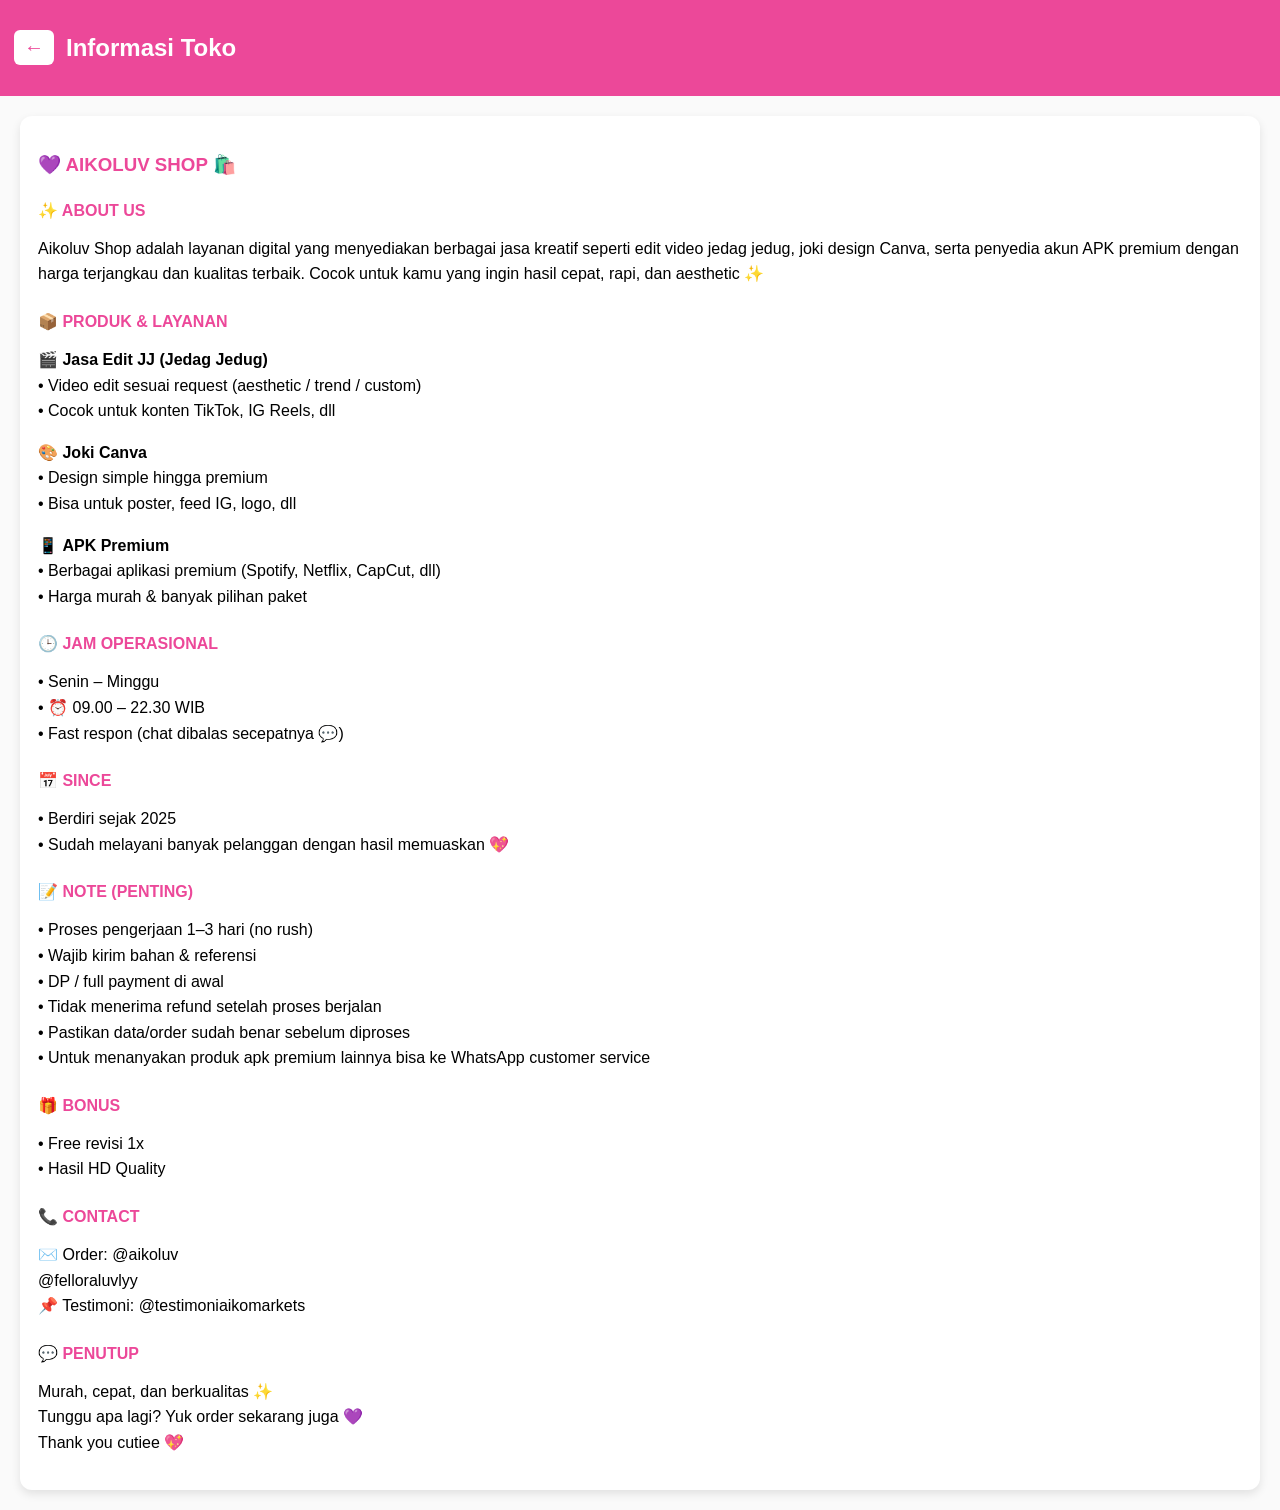
<file: informasi.html>
<!DOCTYPE html>
<html lang="id">
<head>
<meta charset="UTF-8">
<meta name="viewport" content="width=device-width, initial-scale=1.0">
<title>Informasi Toko Aiko-Market</title>

<style>
body {
  font-family: Arial, sans-serif;
  margin: 0;
  background: #fafafa;
}

.topbar {
  background: #EC4899;
  color: white;
  padding: 14px;
  display: flex;
  align-items: center;
}

.backBtn {
  font-size: 20px;
  padding: 6px 10px;
  background: white;
  color: #EC4899;
  border: none;
  border-radius: 6px;
  margin-right: 12px;
  cursor: pointer;
}

.container {
  padding: 20px;
}

.box {
  background: white;
  border-radius: 12px;
  padding: 18px;
  box-shadow: 0 4px 10px rgba(0,0,0,0.1);
}

h3 {
  margin-top: 20px;
  color: #EC4899;
}

p {
  line-height: 1.6;
}

.section-title {
  margin-top: 25px;
  font-weight: bold;
  color: #EC4899;
}
</style>
</head>

<body>

<div class="topbar">
  <button class="backBtn" onclick="window.location.href='index.html'">←</button>
  <h2>Informasi Toko</h2>
</div>

<div class="container">
  <div class="box">

    <h3>💜 AIKOLUV SHOP 🛍️</h3>

    <div class="section-title">✨ ABOUT US</div>
    <p>
      Aikoluv Shop adalah layanan digital yang menyediakan berbagai jasa kreatif seperti edit video jedag jedug,
      joki design Canva, serta penyedia akun APK premium dengan harga terjangkau dan kualitas terbaik.
      Cocok untuk kamu yang ingin hasil cepat, rapi, dan aesthetic ✨
    </p>

    <div class="section-title">📦 PRODUK & LAYANAN</div>
    <p>
      🎬 <b>Jasa Edit JJ (Jedag Jedug)</b><br>
      • Video edit sesuai request (aesthetic / trend / custom)<br>
      • Cocok untuk konten TikTok, IG Reels, dll
    </p>

    <p>
      🎨 <b>Joki Canva</b><br>
      • Design simple hingga premium<br>
      • Bisa untuk poster, feed IG, logo, dll
    </p>

    <p>
      📱 <b>APK Premium</b><br>
      • Berbagai aplikasi premium (Spotify, Netflix, CapCut, dll)<br>
      • Harga murah & banyak pilihan paket
    </p>

    <div class="section-title">🕒 JAM OPERASIONAL</div>
    <p>
      • Senin – Minggu<br>
      • ⏰ 09.00 – 22.30 WIB<br>
      • Fast respon (chat dibalas secepatnya 💬)
    </p>

    <div class="section-title">📅 SINCE</div>
    <p>
      • Berdiri sejak 2025<br>
      • Sudah melayani banyak pelanggan dengan hasil memuaskan 💖
    </p>

    <div class="section-title">📝 NOTE (PENTING)</div>
    <p>
      • Proses pengerjaan 1–3 hari (no rush)<br>
      • Wajib kirim bahan & referensi<br>
      • DP / full payment di awal<br>
      • Tidak menerima refund setelah proses berjalan<br>
      • Pastikan data/order sudah benar sebelum diproses<br>
      • Untuk menanyakan produk apk premium lainnya bisa ke WhatsApp customer service
    </p>

    <div class="section-title">🎁 BONUS</div>
    <p>
      • Free revisi 1x<br>
      • Hasil HD Quality
    </p>

    <div class="section-title">📞 CONTACT</div>
    <p>
      ✉️ Order: @aikoluv<br>
      @felloraluvlyy<br>
      📌 Testimoni: @testimoniaikomarkets
    </p>

    <div class="section-title">💬 PENUTUP</div>
    <p>
      Murah, cepat, dan berkualitas ✨<br>
      Tunggu apa lagi? Yuk order sekarang juga 💜<br>
      Thank you cutiee 💖
    </p>

  </div>
</div>

</body>
      </html>
</file>
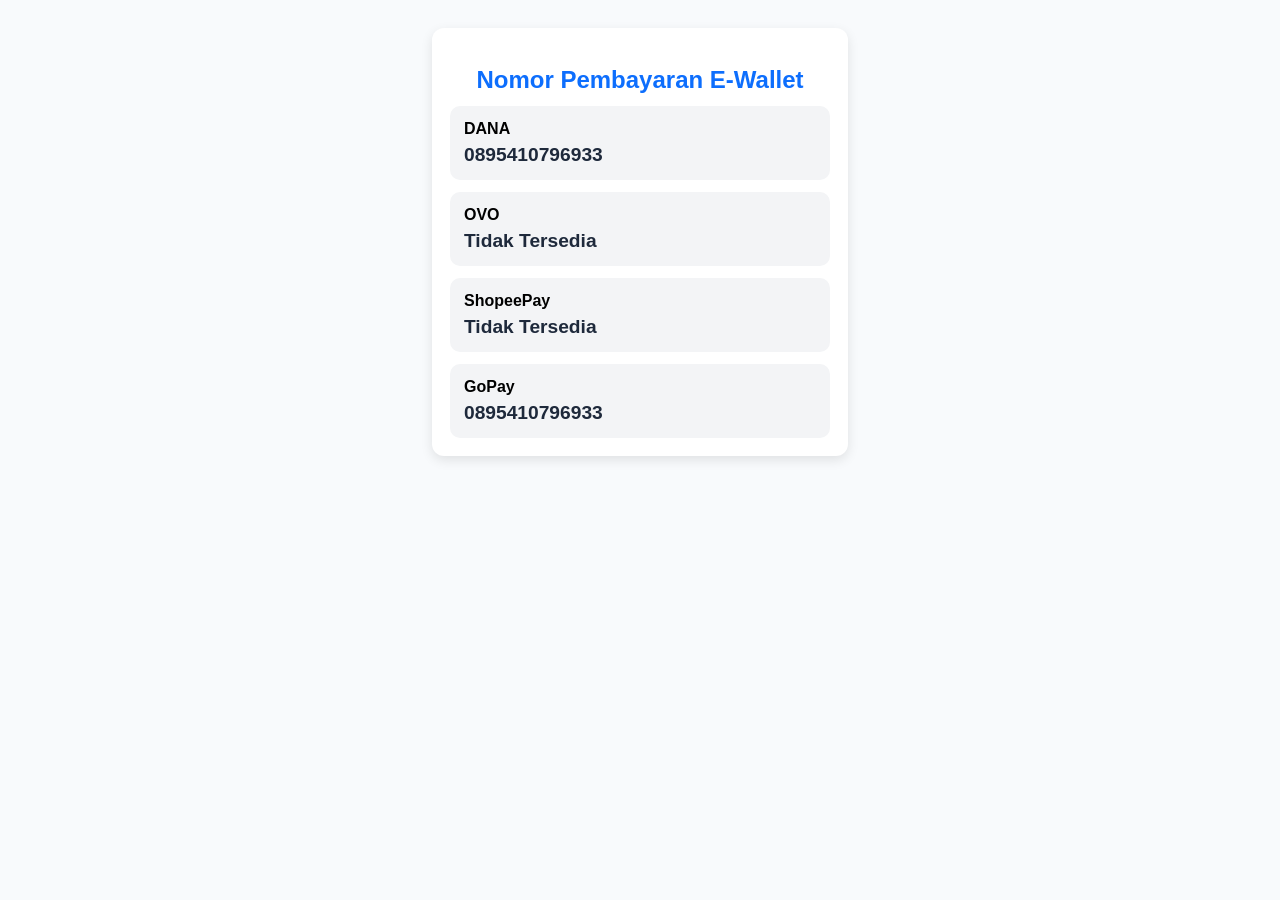
<file: payment-info.html>
<!DOCTYPE html>
<html>
<head>
  <meta charset="UTF-8">
  <title>Nomor Pembayaran E-Wallet</title>
  <style>
    body {
      font-family: Arial, sans-serif;
      background: #f8fafc;
      padding: 20px;
    }

    .card {
      background: white;
      padding: 18px;
      border-radius: 12px;
      box-shadow: 0 4px 12px rgba(0,0,0,0.1);
      max-width: 380px;
      margin: auto;
    }

    h2 {
      margin-bottom: 12px;
      text-align: center;
      color: #0d6efd;
    }

    .wallet {
      margin-top: 12px;
      padding: 14px;
      border-radius: 10px;
      background: #f3f4f6;
    }

    .title {
      font-weight: bold;
      font-size: 1rem;
      margin-bottom: 6px;
    }

    .number {
      font-size: 1.2rem;
      font-weight: bold;
      color: #1e293b;
    }
  </style>
</head>
<body>

  <div class="card">
    <h2>Nomor Pembayaran E-Wallet</h2>

    <!-- DANA -->
    <div class="wallet">
      <div class="title">DANA</div>
      <div class="number">0895410796933</div>
    </div>

    <!-- OVO -->
    <div class="wallet">
      <div class="title">OVO</div>
      <div class="number">Tidak Tersedia</div>
    </div>

    <!-- ShopeePay -->
    <div class="wallet">
      <div class="title">ShopeePay</div>
      <div class="number">Tidak Tersedia</div>
    </div>

    <!-- GoPay -->
    <div class="wallet">
      <div class="title">GoPay</div>
      <div class="number">0895410796933</div>
    </div>

  </div>

</body>
</html>
</file>
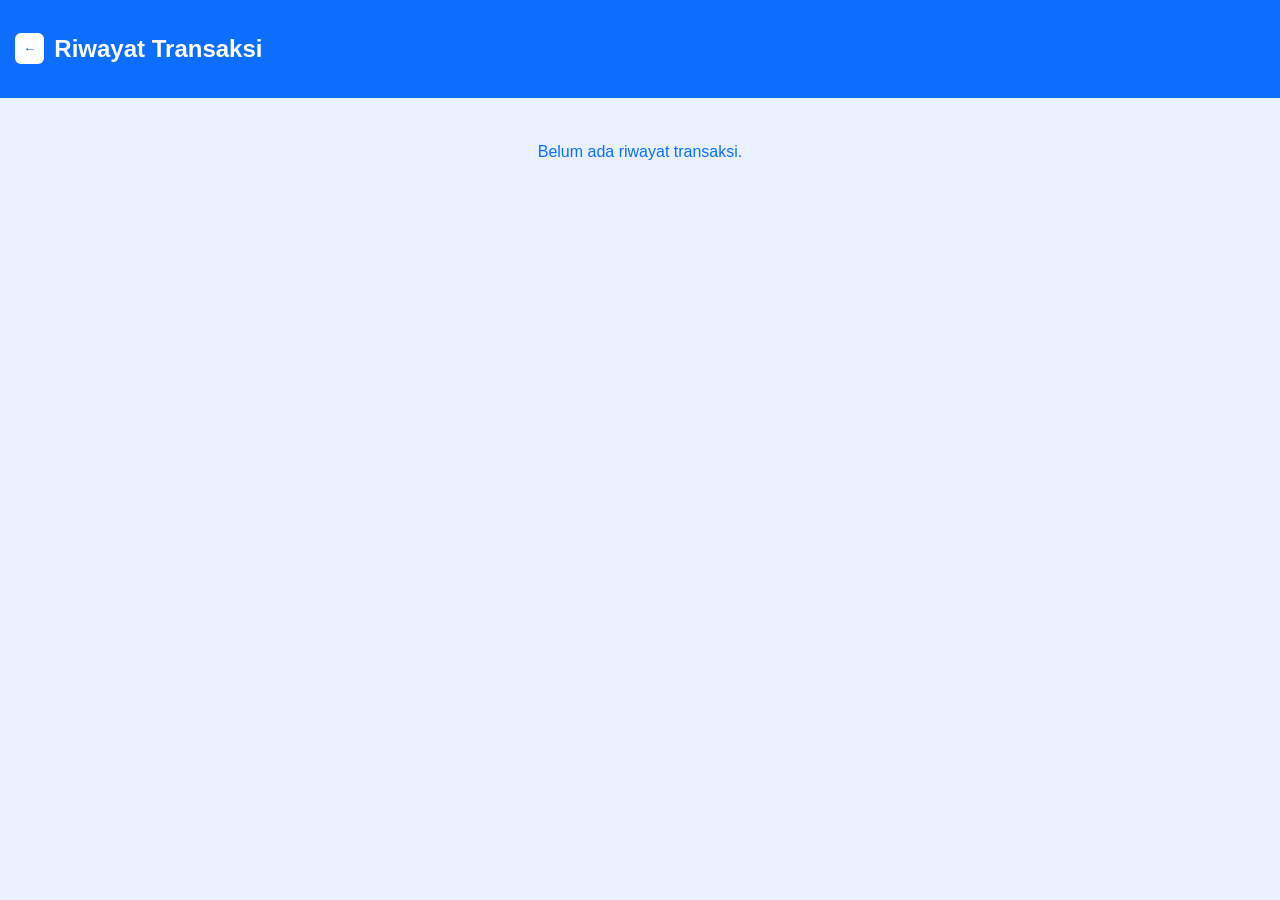
<file: riwayat.html>
<!DOCTYPE html>
<html lang="id">
<head>
<meta charset="UTF-8">
<title>Riwayat Transaksi</title>

<style>
body { font-family: Arial, sans-serif; background: #e9f1ff; margin: 0; }
.topbar { background:#0d6efd; padding:15px; color:white; display:flex; align-items:center; }
.backBtn { background:white;color:#0d6efd;padding:8px;border:0;border-radius:6px;margin-right:10px;font-weight:bold; }
.container { padding:15px; }
.card { background:white;padding:12px;border-radius:10px;margin-bottom:12px;border:1px solid #cde0ff; }
h4{margin:2px 0;color:#0d6efd;}
.deleteBtn { width:100%;padding:10px;background:#dc3545;color:white;border:0;border-radius:10px;margin-top:10px; }
.empty { color:#0d6efd;text-align:center;margin-top:30px; }
</style>
</head>

<body>

<div class="topbar">
 <button class="backBtn" onclick="location.href='index.html'">←</button>
 <h2>Riwayat Transaksi</h2>
</div>

<div class="container">
 <p class="empty" id="emptyMsg">Belum ada riwayat transaksi.</p>
 <div id="historyList"></div>
 <button class="deleteBtn" id="clearBtn" style="display:none;">Hapus Semua</button>
</div>

<script>
document.addEventListener("DOMContentLoaded", () => {

 let history = JSON.parse(localStorage.getItem("orderHistory")) || [];
 const list = document.getElementById("historyList");
 const empty = document.getElementById("emptyMsg");
 const clearBtn = document.getElementById("clearBtn");

 if(history.length === 0){
   empty.style.display="block";
   return;
 }

 empty.style.display="none";
 clearBtn.style.display="block";

 history.reverse().forEach(o=>{
  const card=document.createElement("div");
  card.className="card";
  card.innerHTML=`
    <h4>${o.name}</h4>
    <p><b>ID:</b> ${o.id}</p>
    <p><b>Total:</b> Rp ${o.finalPrice.toLocaleString("id-ID")}</p>
    <p><b>Tanggal:</b> ${o.date}</p>
    <p><b>Voucher:</b> ${o.voucher ? o.voucher.code : "Tidak ada"}</p>
  `;
  list.appendChild(card);
 });

 clearBtn.onclick = () =>{
   if(confirm("Hapus semua riwayat?")){
    localStorage.removeItem("orderHistory");
    location.reload();
   }
 };

});
</script>

</body>
</html>
</file>
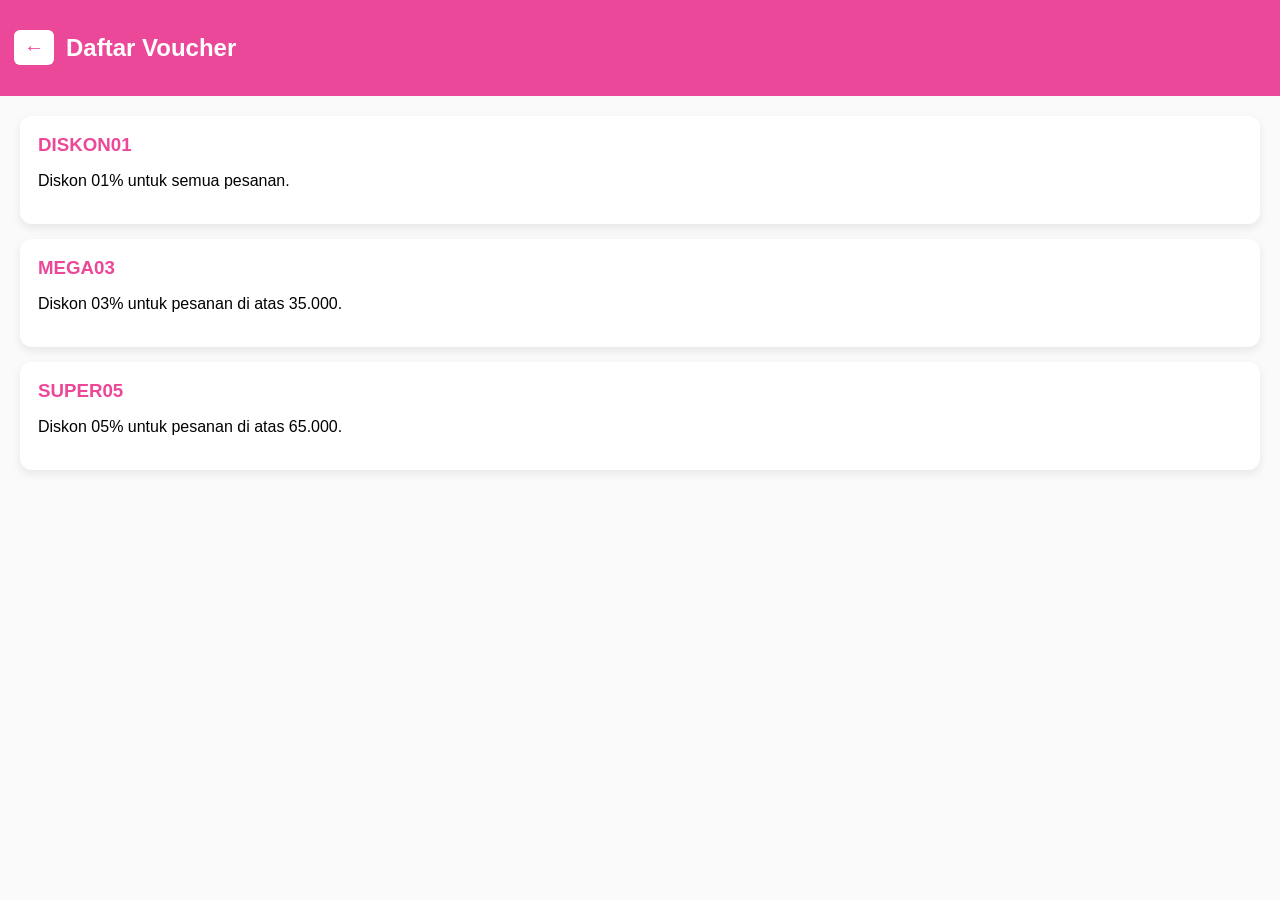
<file: voucher.html>
<!DOCTYPE html>
<html lang="id">
<head>
<meta charset="UTF-8">
<meta name="viewport" content="width=device-width, initial-scale=1.0">
<title>Daftar Voucher - Aiko Market</title>

<style>
body {
  font-family: Arial, sans-serif;
  margin: 0;
  background: #fafafa;
}

.topbar {
  background: #EC4899;
  color: white;
  padding: 14px;
  display: flex;
  align-items: center;
}

.backBtn {
  font-size: 20px;
  padding: 6px 10px;
  background: white;
  color: #EC4899;
  border: none;
  border-radius: 6px;
  margin-right: 12px;
  cursor: pointer;
}

.container {
  padding: 20px;
}

.card {
  background: white;
  border-radius: 12px;
  padding: 18px;
  margin-bottom: 15px;
  box-shadow: 0 4px 10px rgba(0,0,0,0.08);
}

.card h3 {
  margin: 0;
  color: #EC4899;
}
</style>
</head>

<body>

<div class="topbar">
  <button class="backBtn" onclick="window.location.href='index.html'">←</button>
  <h2>Daftar Voucher</h2>
</div>

<div class="container">

  <div class="card">
    <h3>DISKON01</h3>
    <p>Diskon 01% untuk semua pesanan.</p>
  </div>

  <div class="card">
    <h3>MEGA03</h3>
    <p>Diskon 03% untuk pesanan di atas 35.000.</p>
  </div>

  <div class="card">
    <h3>SUPER05</h3>
    <P>Diskon 05% untuk pesanan di atas 65.000.</P>
  </div>

</div>

</body>
</html>
</file>
